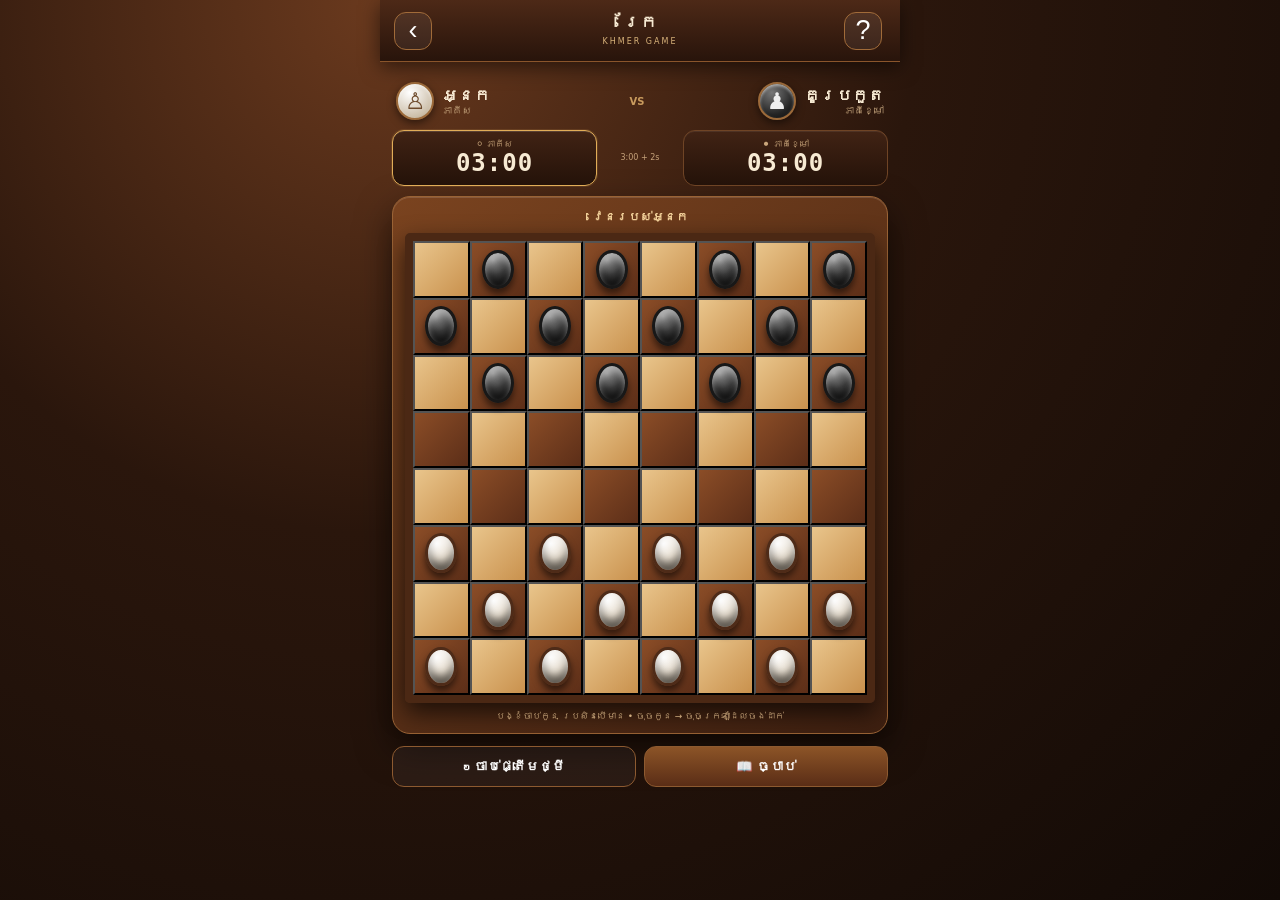
<file: LERAK-NEW/index.html>
<!doctype html>
<html lang="km">
<head>
<meta charset="utf-8">
<meta name="viewport" content="width=device-width,initial-scale=1,maximum-scale=1,user-scalable=no">
<meta name="theme-color" content="#2b180d">
<title>រែក — Khmer Game</title>
<link rel="stylesheet" href="lerak.css">
</head>
<body>
<div class="app">
  <header class="topbar">
    <button class="back" onclick="history.back()">‹</button>
    <div class="title"><b>រែក</b><small>KHMER GAME</small></div>
    <button class="help" onclick="showRules()">?</button>
  </header>

  <main>
    <section class="match-head">
      <div class="player">
        <div class="avatar white">♙</div>
        <div><b>អ្នក</b><small>ភាគីស</small></div>
      </div>
      <div class="vs">VS</div>
      <div class="player right">
        <div class="avatar black">♟</div>
        <div><b>គូប្រកួត</b><small>ភាគីខ្មៅ</small></div>
      </div>
    </section>

    <section class="clocks">
      <div id="clockWhite" class="clock active"><span>⚪ ភាគីស</span><strong>03:00</strong></div>
      <div class="clock-mode">3:00 + 2s</div>
      <div id="clockBlack" class="clock"><span>⚫ ភាគីខ្មៅ</span><strong>03:00</strong></div>
    </section>

    <section id="gameArea" class="game-wrap">
      <div id="status" class="status">វេនរបស់អ្នក</div>
      <div id="board" class="board" aria-label="Lerak board"></div>
      <div class="turn-note">បង្ខំចាប់កូន ប្រសិនបើមាន • ចុចកូន → ចុចក្រឡាដែលចង់ដាក់</div>
    </section>

    <section class="actions">
      <button class="secondary" onclick="newGame()">↻ ចាប់ផ្តើមថ្មី</button>
      <button class="primary" onclick="showRules()">📖 ច្បាប់</button>
    </section>
  </main>
</div>
<div id="modal" class="modal">
  <div class="modal-box">
    <button class="close" onclick="closeModal()">×</button>
    <div id="modalContent"></div>
  </div>
</div>
<script src="lerak-rules.js"></script>
<script src="lerak-bot.js"></script>
<script src="lerak.js"></script>
</body>
</html>
</file>
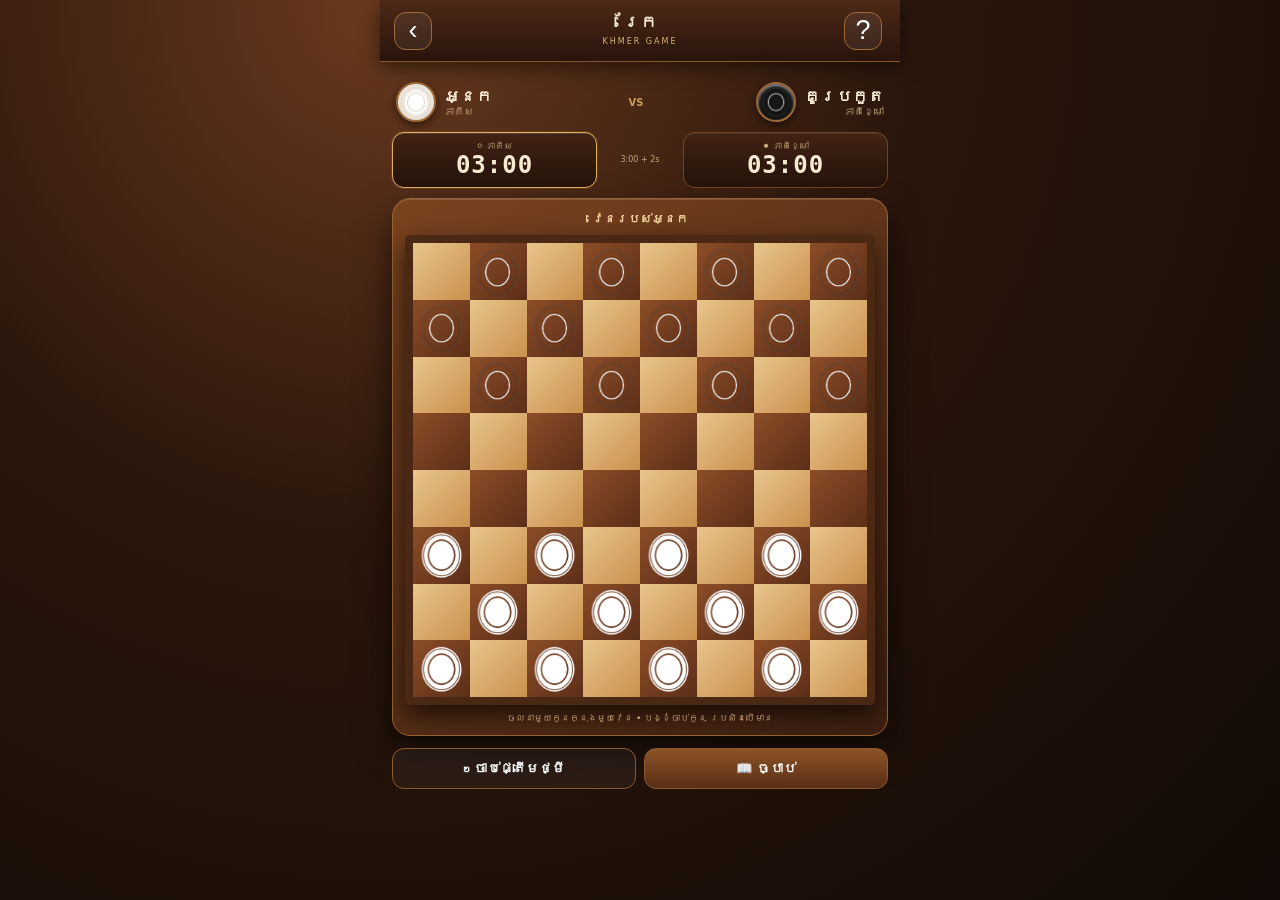
<file: Lerak/index.html>
<!doctype html>
<html lang="km">
<head>
<meta charset="utf-8">
<meta name="viewport" content="width=device-width,initial-scale=1,maximum-scale=1,user-scalable=no">
<meta name="theme-color" content="#2b180d">
<title>រែក — Khmer Game</title>
<link rel="stylesheet" href="lerak.css">
</head>
<body>
<div class="app">
<header class="topbar">
  <button class="back" onclick="history.back()">‹</button>
  <div class="title"><b>រែក</b><small>KHMER GAME</small></div>
  <button class="help" onclick="showRules()">?</button>
</header>
<main>
<section class="match-head">
  <div class="player">
    <div class="avatar white"><img src="piece-white.png" alt=""></div>
    <div><b>អ្នក</b><small>ភាគីស</small></div>
  </div>
  <div class="vs">VS</div>
  <div class="player right">
    <div class="avatar black"><img src="piece-black.png" alt=""></div>
    <div><b>គូប្រកួត</b><small>ភាគីខ្មៅ</small></div>
  </div>
</section>
<section class="clocks">
  <div id="clockWhite" class="clock active"><span>⚪ ភាគីស</span><strong>03:00</strong></div>
  <div class="clock-mode">3:00 + 2s</div>
  <div id="clockBlack" class="clock"><span>⚫ ភាគីខ្មៅ</span><strong>03:00</strong></div>
</section>
<section class="game-wrap">
  <div id="status" class="status">វេនរបស់អ្នក</div>
  <div id="board" class="board" aria-label="Lerak board"></div>
  <div class="turn-note">ចលនាមួយកូនក្នុងមួយវេន • បង្ខំចាប់កូន ប្រសិនបើមាន</div>
</section>
<section class="actions">
  <button class="secondary" onclick="newGame()">↻ ចាប់ផ្តើមថ្មី</button>
  <button class="primary" onclick="showRules()">📖 ច្បាប់</button>
</section>
</main>
</div>
<div id="modal" class="modal">
  <div class="modal-box">
    <button class="close" onclick="closeModal()">×</button>
    <div id="modalContent"></div>
  </div>
</div>
<script src="lerak-rules.js"></script>
<script src="lerak-bot.js"></script>
<script src="lerak.js"></script>
</body>
</html>
</file>
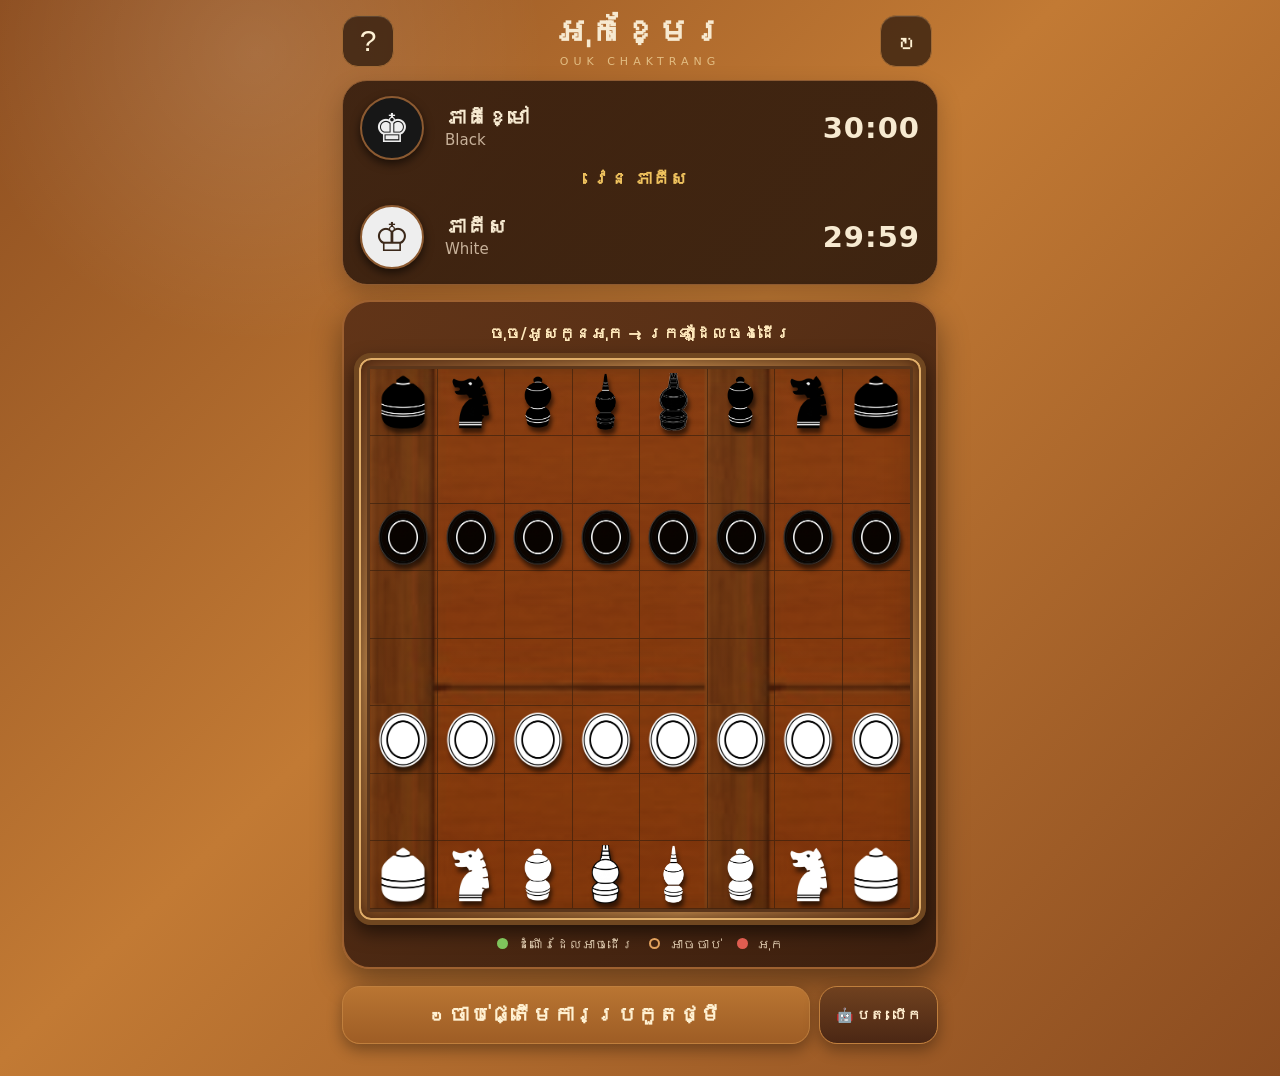
<file: ouk/index.html>
<!doctype html><html lang="km"><head><meta charset="utf-8"><meta name="viewport" content="width=device-width,initial-scale=1,viewport-fit=cover"><title>អុកខ្មែរ • Ouk Chatrang</title><link rel="stylesheet" href="style.css"></head><body>
<main class="app">
<header class="topbar"><button class="round-btn" id="helpBtn">?</button><div class="title"><h1>អុកខ្មែរ</h1><span>OUK CHAKTRANG</span></div><button class="round-btn" id="resetBtn">↻</button></header>
<section class="players"><div class="player black"><div class="avatar black-avatar">♚</div><div class="pinfo"><b>ភាគីខ្មៅ</b><small>Black</small></div><strong id="blackClock">30:00</strong></div><div class="turn-label" id="turnLabel">វេន ភាគីស</div><div class="player white"><div class="avatar white-avatar">♔</div><div class="pinfo"><b>ភាគីស</b><small>White</small></div><strong id="whiteClock">30:00</strong></div></section>
<section class="game-card"><div class="status" id="status">ចុច/អូសកូនអុក → ក្រឡាដែលចង់ដើរ</div><div class="board-wrap"><div id="board" class="board" aria-label="Ouk board"></div></div><div class="legend"><span><i class="dot move"></i> ដំណើរដែលអាចដើរ</span><span><i class="dot capture"></i> អាចចាប់</span><span><i class="dot check"></i> អុក</span></div><div id="countBar" class="count-bar"><div id="countText" class="count-text"></div><div class="count-actions"><button id="countStopBtn" type="button">⏸ បញ្ឈប់ការរាប់</button><button id="countDrawBtn" type="button">🤝 ប្រកាសស្មើ</button></div></div></section>
<div class="controls"><button class="new-game" id="newGameBtn">↻ ចាប់ផ្តើមការប្រកួតថ្មី</button><button class="bot-btn" id="botBtn">🤖 បត: បើក</button></div>
</main>
<div class="result-overlay" id="resultOverlay"><div class="result-box"><div class="result-crown">🏆</div><h2 id="resultTitle">ឈ្នះ!</h2><p id="resultText"></p><button id="playAgainBtn">↻ លេងម្តងទៀត</button></div></div>
<div class="modal" id="helpModal"><div class="modal-box"><button class="close" id="closeHelp">×</button><h2>ក្បួនអុកខ្មែរ</h2><p><b>ត្រី</b> ដើរទៅមុខ ១ ក្រឡា និងចាប់តាមអង្កត់ទ្រូង។ ត្រីនឹង <b>បកនៅពេលដល់ក្រឡាជួរត្រីរបស់គូប្រកួត</b> (សស→ជួរទី 3, ខ្មៅ→ជួរទី 6) ហើយបកជា នាង។</p><p><b>សេះ</b> ដើររាង L, <b>ទូក</b> ដើរត្រង់ច្រើនក្រឡាតាមផ្លូវទំនេរ, <b>នាង</b> ដើរអង្កត់ទ្រូង ១ ក្រឡា, <b>គោល</b> ដើរអង្កត់ទ្រូង ១ ក្រឡា ឬទៅមុខ ១ ក្រឡា, និង <b>ស្តេច</b> ដើរ ១ ក្រឡាគ្រប់ទិស។</p><p>នៅដើមហ្គេម ស្តេចអាចលោតដូចសេះទៅក្រឡាពិសេស (ស→b2/f2, ខ→c7/g7) បើមិនជាប់អុក, មិនទាន់ដើរ និងមិនទាន់មានការស៊ីកូន។ ចលនានេះមិនអាចស៊ីកូនទេ។ បើទូកគូប្រកួតអ៊ុតស្តេចតាមជួរឬជួរឈរដោយគ្មានកូនរាំង ស្តេចបាត់សិទ្ធិលោតនេះជាអចិន្ត្រៃយ៍។ នាងអាចលោតទៅមុខ ២ ក្រឡានៅដើរដំបូង ប្រសិនបើគ្មានការស៊ីកូន និងក្រឡាទាំងពីរទំនេរ ហើយមិនអាចស៊ីនៅចលនាពិសេសនេះ។ មិនមាន Castling និង En Passant ទេ។</p><p><b>រាប់ដំណើរ:</b> Board's Honor អាចចាប់ផ្តើមនៅពេលភាគីណាមួយនៅសល់ ៣ កូនឬតិចជាងនេះ: ចាប់ពី ១ ដល់ ៦៤ ហើយអាចបញ្ឈប់និងចាប់ឡើងវិញ។ Piece's Honor ប្រើនៅពេលគ្មានត្រីមិនទាន់បកសល់ ហើយភាគីមួយនៅសល់តែស្តេច: ចាប់ពីចំនួនកូនសរុបលើក្តារ + ១ ហើយកំណត់តាមអត្ថប្រយោជន៍ (ទូក២=៨, ទូក១=១៦, គោល២=២២, សេះ២=៣២, គោល១=៤៤, សេះ១/នាងឬត្រីបក=៦៤)។ កំណត់នេះមិនប្តូរឡើយ ទោះមានការស៊ីកូនបន្ត។</p><p>ការប្រកួតបញ្ចប់ដោយ Checkmate, Stalemate, អស់ពេល ឬស្មើតាមក្បួនរាប់ដំណើរ។</p></div></div>
<script src="game.js"></script></body></html>
</file>
<file: LERAK-NEW/lerak.css>
*{box-sizing:border-box}
:root{
 --wood1:#f0c98b;--wood2:#b87333;--wood3:#6b351a;--wood4:#3a1d0f;
 --ink:#24140c;--cream:#f7ead3;--gold:#d8a54d;--line:#7b4a27
}
html,body{margin:0;min-height:100%;background:
 radial-gradient(circle at 30% 0%,#6b3a1e 0,#2a160c 42%,#120a06 100%);
 color:var(--cream);font-family:system-ui,-apple-system,"Noto Sans Khmer",sans-serif}
body{display:flex;justify-content:center}
.app{width:min(100%,520px);min-height:100vh;padding-bottom:18px}
.topbar{height:62px;padding:8px 14px;display:grid;grid-template-columns:42px 1fr 42px;align-items:center;
 background:linear-gradient(#4d2917,#28140b);border-bottom:1px solid #8a552b;box-shadow:0 5px 20px #0008;position:sticky;top:0;z-index:5}
.topbar button{width:38px;height:38px;border:1px solid #a16b39;border-radius:12px;background:#ffffff10;color:#fff;font-size:27px}
.title{text-align:center;line-height:1}.title b{display:block;font-size:17px}.title small{font-size:8px;letter-spacing:2px;color:#d7b27a}
main{padding:12px}
.match-head{display:flex;align-items:center;justify-content:space-between;padding:8px 4px 10px}
.player{display:flex;align-items:center;gap:8px;min-width:120px}.player.right{justify-content:flex-end;text-align:right}
.player small{display:block;color:#c7a77f;font-size:10px}
.avatar{width:38px;height:38px;border-radius:50%;display:grid;place-items:center;border:2px solid #9c6a3a;box-shadow:inset 0 2px 3px #fff8,0 3px 8px #0008;font-size:23px}
.avatar.white{background:radial-gradient(circle at 35% 25%,#fff,#cbbda7 75%,#84735d);color:#6d4a2b}
.avatar.black{background:radial-gradient(circle at 35% 25%,#777,#242424 65%,#090909);color:#eee}
.vs{font-size:10px;color:#c99b5e;font-weight:800}
.clocks{display:grid;grid-template-columns:1fr 72px 1fr;gap:7px;align-items:center;margin-bottom:10px}
.clock{padding:8px 9px;border-radius:12px;text-align:center;background:linear-gradient(#412314,#241209);border:1px solid #6f4425;box-shadow:inset 0 1px #fff1}
.clock span{display:block;font-size:9px;color:#c9a67b}.clock strong{display:block;font:800 24px ui-monospace,monospace;letter-spacing:1px}
.clock.active{border-color:#e1ad58;box-shadow:0 0 0 1px #e1ad5822,inset 0 1px #fff2}
.clock.danger strong{color:#ff6b55}.clock-mode{text-align:center;font-size:8px;color:#c6a27a;line-height:1.3}
.status{text-align:center;margin:5px 0 9px;color:#f0cf98;font-weight:700;font-size:12px}
.game-wrap{padding:8px 5px 12px;border-radius:18px;background:linear-gradient(145deg,#7a431f,#3d1f10);border:1px solid #9a6335;box-shadow:0 15px 35px #0008,inset 0 1px #fff2}
.board{width:min(94vw,470px);aspect-ratio:1;margin:auto;display:grid;grid-template-columns:repeat(8,1fr);border:8px solid #4b2814;border-radius:5px;box-shadow:0 10px 25px #000a,inset 0 0 0 2px #b47a40;overflow:hidden}
.cell{position:relative;display:grid;place-items:center;aspect-ratio:1}
.cell.light{background:
 linear-gradient(135deg,#e9c58c,#c9914d)}
.cell.dark{background:
 linear-gradient(135deg,#8b4d27,#5c2e18)}
.cell.selected{box-shadow:inset 0 0 0 4px #f5d16c, inset 0 0 25px #ffd65a66}
.cell.move::after{content:"";width:22%;height:22%;border-radius:50%;background:#e8c15f;box-shadow:0 1px 4px #2a1408;position:absolute}
.cell.capture::after{content:"";width:38%;height:38%;border-radius:50%;border:3px solid #e8c15f;position:absolute}
.piece{width:78%;height:78%;border-radius:50%;position:relative;z-index:2;border:3px solid #4e2b18;box-shadow:inset 0 5px 7px #fff8,inset 0 -7px 9px #0008,0 5px 7px #0008;display:grid;place-items:center;font-size:clamp(16px,5vw,28px);font-family:serif}
.piece.white{background:radial-gradient(circle at 32% 22%,#fff,#e8dfd1 48%,#a99b87 100%);color:#5c3a20}
.piece.black{background:radial-gradient(circle at 32% 22%,#8b8b8b,#3d3d3d 48%,#111 100%);color:#f0e7d9;border-color:#181818}
.piece.king::after{content:"♔";text-shadow:0 1px 1px #0008}.piece.king{font-size:0}
.turn-note{text-align:center;color:#d1af82;font-size:9px;padding:8px 2px 0}
.actions{display:grid;grid-template-columns:1fr 1fr;gap:8px;margin-top:12px}
.actions button{border-radius:12px;padding:12px;border:1px solid #8d5a30;font-weight:800;color:#fff}
.primary{background:linear-gradient(#8c5427,#5a2d16)}.secondary{background:#ffffff0b}
.modal{position:fixed;inset:0;background:#000b;display:none;align-items:flex-end;justify-content:center;z-index:20;padding:12px}
.modal.show{display:flex}.modal-box{width:min(100%,500px);background:linear-gradient(#422516,#211108);border:1px solid #986238;border-radius:20px 20px 12px 12px;padding:20px;box-shadow:0 -10px 40px #000b;position:relative}
.close{position:absolute;right:10px;top:8px;width:35px;height:35px;border:0;border-radius:10px;background:#fff1;color:#fff;font-size:24px}
.modal-box h2{margin:0 0 10px}.modal-box p,.modal-box li{color:#d6b990;font-size:12px;line-height:1.7}
@media(max-width:360px){.board{border-width:5px}.piece{width:80%;height:80%}.clocks{grid-template-columns:1fr 58px 1fr}.clock strong{font-size:20px}}
</file>
<file: Lerak/lerak.css>
*{box-sizing:border-box}
:root{--cream:#f7ead3}
html,body{margin:0;min-height:100%;background:radial-gradient(circle at 30% 0%,#6b3a1e 0,#2a160c 42%,#120a06 100%);color:var(--cream);font-family:system-ui,-apple-system,"Noto Sans Khmer",sans-serif}
body{display:flex;justify-content:center}.app{width:min(100%,520px);min-height:100vh;padding-bottom:18px}
.topbar{height:62px;padding:8px 14px;display:grid;grid-template-columns:42px 1fr 42px;align-items:center;background:linear-gradient(#4d2917,#28140b);border-bottom:1px solid #8a552b;box-shadow:0 5px 20px #0008;position:sticky;top:0;z-index:5}
.topbar button{width:38px;height:38px;border:1px solid #a16b39;border-radius:12px;background:#ffffff10;color:#fff;font-size:27px}
.title{text-align:center;line-height:1}.title b{display:block;font-size:17px}.title small{font-size:8px;letter-spacing:2px;color:#d7b27a}
main{padding:12px}.match-head{display:flex;align-items:center;justify-content:space-between;padding:8px 4px 10px}
.player{display:flex;align-items:center;gap:8px;min-width:120px}.player.right{justify-content:flex-end;text-align:right}.player small{display:block;color:#c7a77f;font-size:10px}
.avatar{width:40px;height:40px;border-radius:50%;display:grid;place-items:center;border:2px solid #9c6a3a;box-shadow:inset 0 2px 3px #fff8,0 3px 8px #0008;overflow:hidden;background:#111}
.avatar img{width:86%;height:86%;object-fit:contain}.avatar.white{background:#e8dfd1}.avatar.black{background:#151515}
.vs{font-size:10px;color:#c99b5e;font-weight:800}
.clocks{display:grid;grid-template-columns:1fr 72px 1fr;gap:7px;align-items:center;margin-bottom:10px}
.clock{padding:8px 9px;border-radius:12px;text-align:center;background:linear-gradient(#412314,#241209);border:1px solid #6f4425;box-shadow:inset 0 1px #fff1}
.clock span{display:block;font-size:9px;color:#c9a67b}.clock strong{display:block;font:800 24px ui-monospace,monospace;letter-spacing:1px}
.clock.active{border-color:#e1ad58;box-shadow:0 0 0 1px #e1ad5822,inset 0 1px #fff2}.clock.danger strong{color:#ff6b55}.clock-mode{text-align:center;font-size:8px;color:#c6a27a;line-height:1.3}
.status{text-align:center;margin:5px 0 9px;color:#f0cf98;font-weight:700;font-size:12px}
.game-wrap{padding:8px 5px 12px;border-radius:18px;background:linear-gradient(145deg,#7a431f,#3d1f10);border:1px solid #9a6335;box-shadow:0 15px 35px #0008,inset 0 1px #fff2}
.board{width:min(94vw,470px);aspect-ratio:1;margin:auto;display:grid;grid-template-columns:repeat(8,1fr);border:8px solid #4b2814;border-radius:5px;box-shadow:0 10px 25px #000a,inset 0 0 0 2px #b47a40;overflow:hidden}
.board.animating{pointer-events:none}.cell{position:relative;display:grid;place-items:center;aspect-ratio:1;border:0;padding:0}
.cell.light{background:linear-gradient(135deg,#e9c58c,#c9914d)}.cell.dark{background:linear-gradient(135deg,#8b4d27,#5c2e18)}
.cell.selected{box-shadow:inset 0 0 0 4px #f5d16c,inset 0 0 25px #ffd65a66}
.cell.move::after{content:"";width:22%;height:22%;border-radius:50%;background:#e8c15f;box-shadow:0 1px 4px #2a1408;position:absolute}
.cell.capture::after{content:"";width:38%;height:38%;border-radius:50%;border:3px solid #e8c15f;position:absolute}
.piece{width:84%;height:84%;position:relative;z-index:2;background-repeat:no-repeat;background-position:center;background-size:contain;border:0;box-shadow:none;border-radius:0;transform:translateZ(0);will-change:transform,opacity}
.piece.white{background-image:url("piece-white.png")}.piece.black{background-image:url("piece-black.png")}
.piece.king{width:90%;height:95%}.piece.king.white{background-image:url("king-white.png")}.piece.king.black{background-image:url("king-black.png")}
.piece.moving{z-index:10;transition:transform .46s cubic-bezier(.22,.8,.25,1);transform:translate(var(--move-x),var(--move-y)) scale(1.04)}
.piece.captured{animation:captureOut .46s ease forwards}
@keyframes captureOut{0%{opacity:1;transform:scale(1)}55%{opacity:.5;transform:scale(.72) rotate(8deg)}100%{opacity:0;transform:scale(.25) rotate(18deg)}}
.turn-note{text-align:center;color:#d1af82;font-size:9px;padding:8px 2px 0}
.actions{display:grid;grid-template-columns:1fr 1fr;gap:8px;margin-top:12px}.actions button{border-radius:12px;padding:12px;border:1px solid #8d5a30;font-weight:800;color:#fff}
.primary{background:linear-gradient(#8c5427,#5a2d16)}.secondary{background:#ffffff0b}
.modal{position:fixed;inset:0;background:#000b;display:none;align-items:flex-end;justify-content:center;z-index:20;padding:12px}.modal.show{display:flex}
.modal-box{width:min(100%,500px);background:linear-gradient(#422516,#211108);border:1px solid #986238;border-radius:20px 20px 12px 12px;padding:20px;box-shadow:0 -10px 40px #000b;position:relative}
.close{position:absolute;right:10px;top:8px;width:35px;height:35px;border:0;border-radius:10px;background:#fff1;color:#fff;font-size:24px}.modal-box h2{margin:0 0 10px}.modal-box p{color:#d6b990;font-size:12px;line-height:1.7}
@media(max-width:360px){.board{border-width:5px}.piece{width:80%;height:80%}.piece.king{width:86%;height:92%}.clocks{grid-template-columns:1fr 58px 1fr}.clock strong{font-size:20px}}
</file>
<file: ouk/style.css>
*{box-sizing:border-box}
:root{--wood:#a8662d;--wood2:#c98940;--dark:#2a160b;--ink:#f7ead1;--gold:#efc45f;--green:#65b85a;--red:#df5b4f}
html,body{margin:0;min-height:100%;background:#241309;color:var(--ink);font-family:system-ui,-apple-system,"Noto Sans Khmer",sans-serif}
body{background:radial-gradient(circle at 20% 5%,rgba(255,255,255,.12),transparent 20%),linear-gradient(135deg,#8d4e20,#c27a34 45%,#8b4c20);}
.app{max-width:620px;margin:auto;padding:14px 12px 32px}
.topbar{display:grid;grid-template-columns:58px 1fr 58px;align-items:center;margin-bottom:12px}.round-btn{width:52px;height:52px;border-radius:16px;border:1px solid #a06a35;background:rgba(36,20,10,.7);color:#fff2d5;font-size:30px;box-shadow:inset 0 1px rgba(255,255,255,.12)}
.title{text-align:center}.title h1{margin:0;font-size:34px;line-height:1.05;font-weight:900}.title span{display:block;letter-spacing:5px;font-size:11px;color:#e2bd83;margin-top:5px}
.players{background:linear-gradient(145deg,rgba(50,27,13,.88),rgba(34,18,9,.82));border:1px solid #8e5b32;border-radius:25px;padding:15px 17px;box-shadow:0 10px 25px rgba(0,0,0,.22)}
.player{display:grid;grid-template-columns:72px 1fr auto;gap:13px;align-items:center}.player.white{margin-top:16px}.avatar{width:64px;height:64px;border-radius:50%;display:grid;place-items:center;font-size:40px;border:2px solid #8c5a31;box-shadow:0 4px 10px #0009}.white-avatar{background:#eee;color:#3b281a}.black-avatar{background:#171717;color:#eee}.pinfo b{display:block;font-size:21px}.pinfo small{display:block;color:#c7b19a;font-size:15px;margin-top:1px}.player strong{font-size:29px;letter-spacing:1px}.turn-label{text-align:center;font-size:18px;font-weight:900;color:#f0c35e;margin-top:8px}
.game-card{margin-top:15px;background:linear-gradient(145deg,rgba(91,48,22,.92),rgba(55,28,13,.94));border:2px solid #9e6130;border-radius:28px;padding:12px 10px 14px;box-shadow:0 14px 30px #0006}.status{text-align:center;font-weight:900;font-size:16px;padding:10px 8px;color:#ffe9bc}
.board-wrap{padding:8px;border:5px solid #704720;border-radius:17px;background:linear-gradient(135deg,#d19a5a,#7b4b25 50%,#c28a4e);box-shadow:inset 0 0 0 2px #e0ad6b,0 7px 16px #0008}
.board{position:relative;width:100%;aspect-ratio:1;border:3px solid #5b361b;border-radius:3px;overflow:hidden;background-color:#b87532;background-image:linear-gradient(rgba(255,255,255,.025),rgba(0,0,0,.025)),url("assets/wood-texture.png");background-size:100% 100%,62% 62%;background-blend-mode:normal,multiply;box-shadow:inset 0 0 25px rgba(49,26,10,.28)}
.cell{position:absolute;width:12.5%;height:12.5%;cursor:pointer;border-right:1px solid rgba(53,29,13,.62);border-bottom:1px solid rgba(53,29,13,.62);background:rgba(188,124,55,.055);transition:background .12s,box-shadow .12s}.cell:nth-child(8n){border-right:0}.cell.last-row{border-bottom:0}.cell:hover{background:rgba(255,214,133,.08)}
.cell.selected{box-shadow:inset 0 0 0 4px rgba(88,181,79,.95),inset 0 0 18px rgba(91,190,77,.22);background:rgba(89,178,73,.16)}
.cell.legal:after{content:"";position:absolute;width:30%;aspect-ratio:1;border-radius:50%;background:rgba(103,190,85,.88);left:35%;top:35%;box-shadow:0 0 0 2px rgba(57,125,48,.72),0 2px 6px #0005}.cell.capture:after{content:"";position:absolute;inset:7%;border:4px solid rgba(217,151,79,.92);border-radius:14px;background:rgba(211,74,55,.08);box-shadow:inset 0 0 0 2px rgba(255,220,160,.18)}.cell.check{box-shadow:inset 0 0 0 5px #df5d50,inset 0 0 18px rgba(223,93,80,.22)}
.piece{position:absolute;z-index:5;width:88%;height:88%;object-fit:contain;left:6%;top:6%;user-select:none;touch-action:none;cursor:grab;filter:drop-shadow(2px 5px 2px rgba(0,0,0,.58));transition:transform .12s ease,filter .12s ease,left .26s cubic-bezier(.2,.8,.2,1),top .26s cubic-bezier(.2,.8,.2,1)}.piece:active{cursor:grabbing}.piece.selected-piece{transform:translateY(-5px) scale(1.09);filter:drop-shadow(0 0 6px #f4c65e) drop-shadow(2px 7px 3px #0009)}
.piece.lifted{transition:none;z-index:30;transform:translate(-50%,-70%) scale(1.18) rotate(-1deg);filter:drop-shadow(0 12px 9px rgba(0,0,0,.55)) drop-shadow(0 0 5px rgba(245,198,91,.7));pointer-events:none}
.drag-ghost{position:fixed;z-index:9999;width:var(--piece-size,64px);height:var(--piece-size,64px);object-fit:contain;pointer-events:none;transform:translate(-50%,-72%) scale(1.16) rotate(-1deg);filter:drop-shadow(0 13px 8px #0009) drop-shadow(0 0 5px #f2c35d);transition:transform .08s linear}
.cell.drop-target{background:rgba(98,185,82,.18);box-shadow:inset 0 0 0 4px rgba(105,191,88,.9)}
.legend{display:flex;justify-content:center;gap:15px;flex-wrap:wrap;padding:12px 4px 1px;color:#ead7bb;font-size:13px}.dot{display:inline-block;width:11px;height:11px;border-radius:50%;margin-right:5px}.dot.move{background:#7fc45c}.dot.capture{border:2px solid #e1a15d}.dot.check{background:#df5d50}
.new-game{display:block;width:100%;margin-top:17px;padding:16px;border:1px solid #c07f3d;border-radius:18px;background:linear-gradient(#b97532,#9e5d25);color:#fff1d2;font-size:21px;font-weight:900;box-shadow:0 6px 15px #0005}.modal{display:none;position:fixed;inset:0;background:#0009;align-items:center;justify-content:center;padding:20px;z-index:50}.modal.show{display:flex}.modal-box{position:relative;max-width:520px;background:#3a1f10;border:2px solid #a76a32;border-radius:22px;padding:25px;color:#f8e7ca}.modal-box h2{margin-top:0}.modal-box p{line-height:1.8}.close{position:absolute;right:12px;top:8px;background:none;border:0;color:#fff;font-size:32px}.muted{color:#bfa990}
@media(max-width:420px){.app{padding:10px 8px 25px}.player{grid-template-columns:58px 1fr auto}.avatar{width:54px;height:54px;font-size:33px}.pinfo b{font-size:19px}.player strong{font-size:25px}.game-card{padding:9px 7px}.board-wrap{padding:6px}.title h1{font-size:30px}}
.result-overlay{display:none;position:fixed;inset:0;z-index:100;background:rgba(22,10,4,.78);backdrop-filter:blur(5px);align-items:center;justify-content:center;padding:22px}.result-overlay.show{display:flex}.result-box{width:min(92vw,430px);padding:32px 24px 26px;border:3px solid #d9a34f;border-radius:28px;text-align:center;background:linear-gradient(145deg,#6d3919,#32170b 70%);box-shadow:0 25px 70px #000b,inset 0 1px rgba(255,255,255,.14);animation:resultIn .35s cubic-bezier(.2,.8,.2,1)}.result-crown{font-size:52px;filter:drop-shadow(0 5px 4px #0008)}.result-box h2{margin:6px 0 8px;font-size:48px;font-weight:1000;color:#ffd66e;text-shadow:0 3px 0 #63340f}.result-box h2.draw{color:#f0dfbc}.result-box p{margin:0 0 22px;font-size:20px;font-weight:900;color:#fff0d2}.result-box button{border:2px solid #f0c15c;border-radius:18px;padding:14px 28px;background:linear-gradient(#c9893c,#9d5c24);color:#fff4dc;font-size:21px;font-weight:900;box-shadow:0 7px 16px #0007}.move-land{animation:pieceLand .36s cubic-bezier(.18,.9,.25,1)}@keyframes pieceLand{0%{transform:translateY(-18px) scale(1.15);filter:drop-shadow(0 13px 7px #0009)}65%{transform:translateY(3px) scale(.97)}100%{transform:translateY(0) scale(1);filter:drop-shadow(2px 5px 2px rgba(0,0,0,.58))}}@keyframes resultIn{from{opacity:0;transform:translateY(18px) scale(.94)}to{opacity:1;transform:none}}
.board-wrap{background:linear-gradient(135deg,#6e3d1d,#c18a4d 28%,#7b481f 53%,#c18a4d 78%,#6c3b1b);box-shadow:inset 0 0 0 2px #e1ae69,inset 0 0 18px #3b1d0b,0 8px 18px #0008}.cell{background:rgba(255,225,170,.025)}

.controls{display:grid;grid-template-columns:1fr auto;gap:9px;align-items:stretch}.controls .new-game{margin-top:17px}.bot-btn{margin-top:17px;padding:0 16px;border:1px solid #c07f3d;border-radius:18px;background:linear-gradient(#70411f,#4b2714);color:#ffeecf;font-size:14px;font-weight:900;box-shadow:0 6px 15px #0005}.bot-btn:active{transform:translateY(1px)}
@media(max-width:420px){.controls{grid-template-columns:1fr}.bot-btn{margin-top:0;padding:13px;font-size:16px}}
.count-bar{display:none;margin-top:10px;padding:10px 12px;border:1px solid #a66b35;border-radius:16px;background:rgba(34,17,8,.78);box-shadow:inset 0 1px rgba(255,255,255,.06)}
.count-bar.show{display:block}.count-text{text-align:center;color:#f5d277;font-weight:900;font-size:14px}.count-actions{display:flex;justify-content:center;gap:8px;margin-top:8px}.count-actions button{border:1px solid #9d6634;border-radius:11px;padding:7px 11px;background:#4b2714;color:#f6e1bd;font-weight:800;font-size:12px}.count-actions button:disabled{opacity:.55;cursor:not-allowed}
</file>
